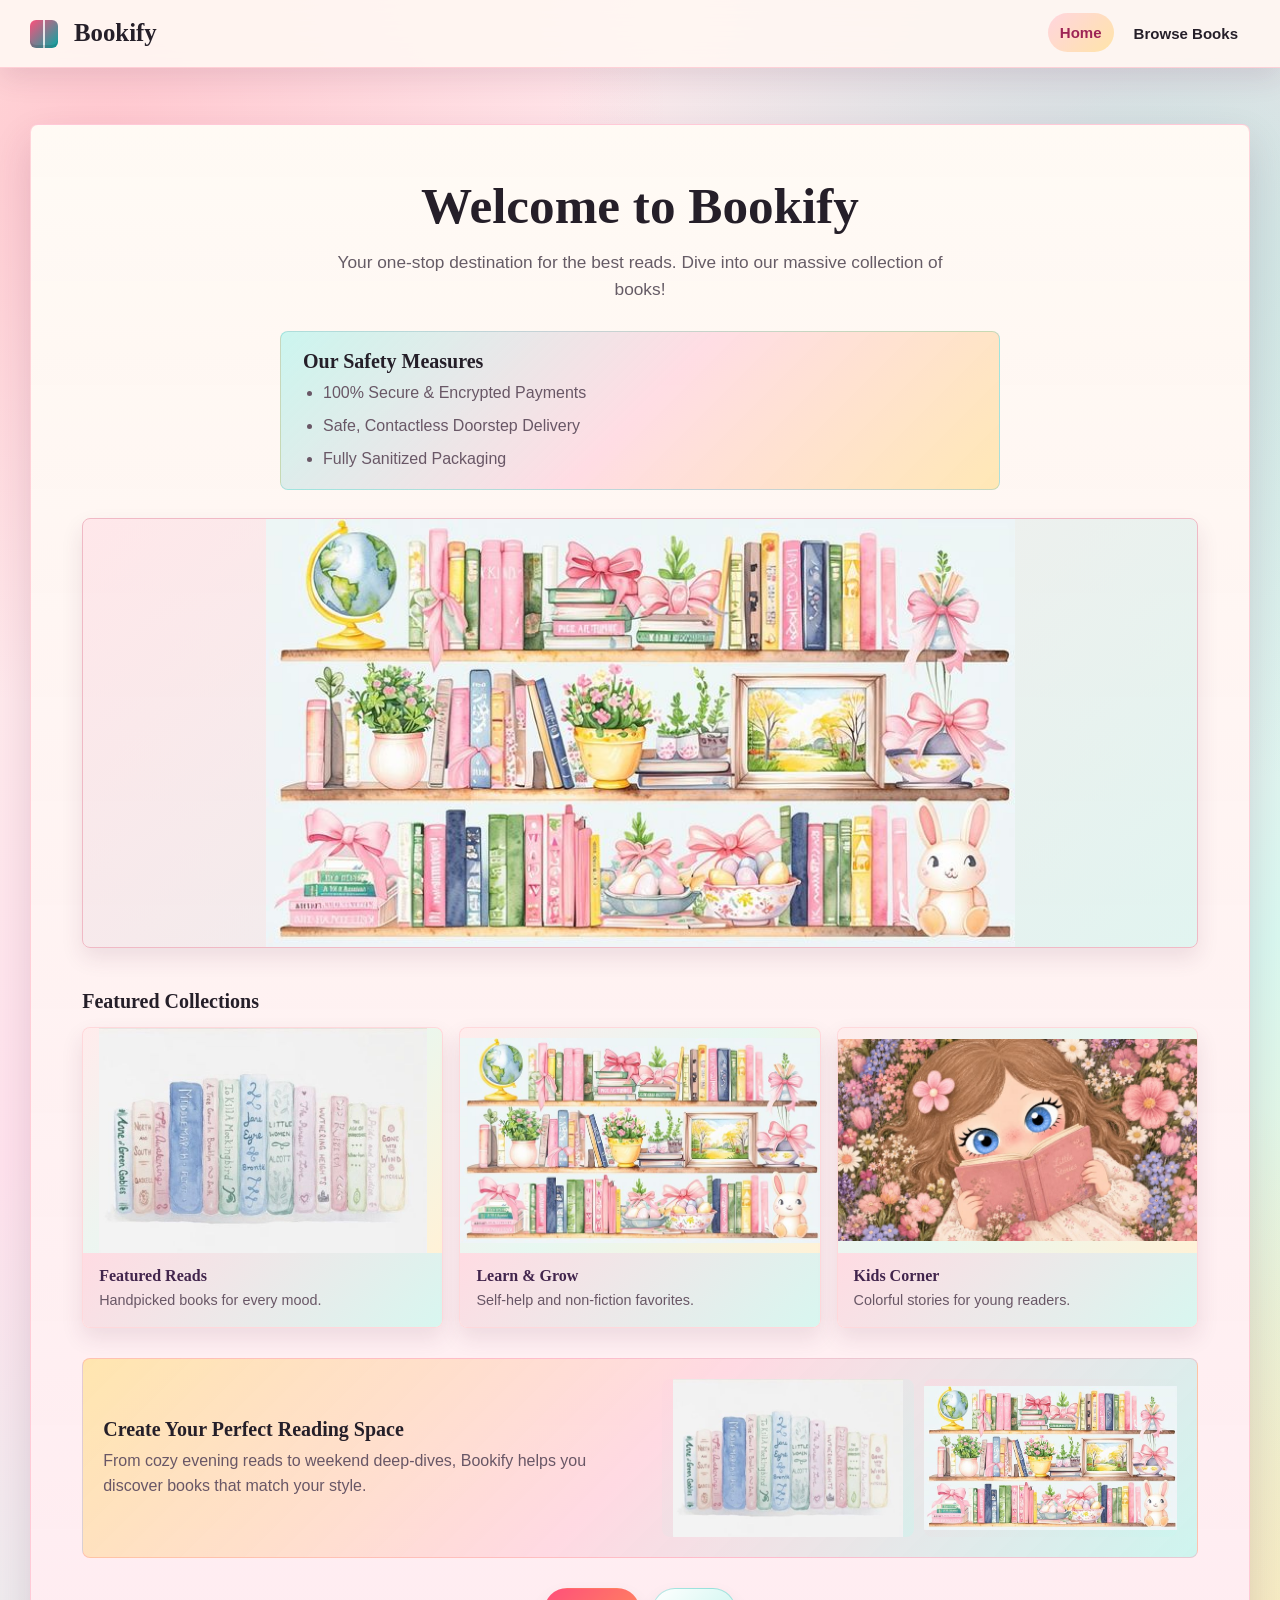
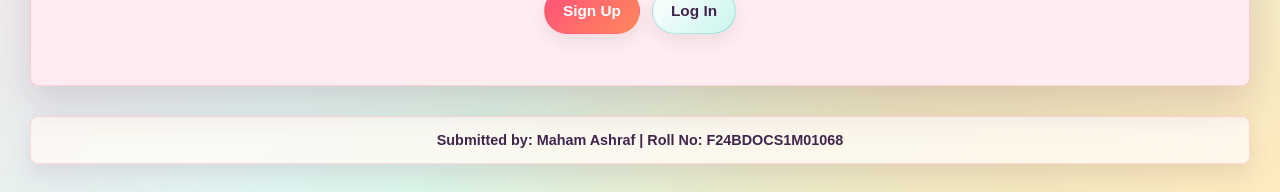
<file: index.html>
<!DOCTYPE html>
<html lang="en">
<head>
    <meta charset="UTF-8">
    <meta name="viewport" content="width=device-width, initial-scale=1.0">
    <title>Bookify - User Panel</title>
    <link rel="icon" href="favicon.ico">
    <link rel="stylesheet" href="style.css?v=image-fit-fix">
</head>
<body>
    <nav class="navbar">
        <div class="nav-container">
            <span class="logo">📚 Bookify</span>
            <div class="nav-links" id="navLinks">
                <a href="#" id="navHome" class="active">Home</a>
                <a href="#" id="navBrowse">Browse Books</a>
                <a href="#" id="navCart" style="display:none;">Cart (<span id="cartCount">0</span>)</a>
                <a href="#" id="navRequests" style="display:none;">Help & Requests</a>
                <a href="#" id="logoutBtn" style="display:none;">Logout</a>
            </div>
        </div>
    </nav>

    <main class="main-content">
        <section id="landingSection" class="view-section">
            <div class="deals-banner-section front-deals-banner" id="landingDealsContainer"></div>
            <div class="welcome-box">
                <h1>Welcome to Bookify</h1>
                <p class="intro-text">Your one-stop destination for the best reads. Dive into our massive collection of books!</p>
                <div class="safety-measures">
                    <h3>🛡️ Our Safety Measures</h3>
                    <ul>
                        <li>100% Secure & Encrypted Payments</li>
                        <li>Safe, Contactless Doorstep Delivery</li>
                        <li>Fully Sanitized Packaging</li>
                    </ul>
                </div>
                <div class="welcome-img-container">
                    <img src="frontimage.jpg" alt="Modern bookstore shelves" class="welcome-banner" onerror="this.src='frontimage.jpg'">
                </div>
                <section class="featured-collections">
                    <h3>Featured Collections</h3>
                    <div class="collection-grid">
                        <article class="collection-card">
                            <img src="read.jpg" alt="Featured books collection">
                            <div class="collection-overlay">
                                <h4>Featured Reads</h4>
                                <p>Handpicked books for every mood.</p>
                            </div>
                        </article>
                        <article class="collection-card">
                            <img src="frontimage.jpg" alt="Professional book collection">
                            <div class="collection-overlay">
                                <h4>Learn & Grow</h4>
                                <p>Self-help and non-fiction favorites.</p>
                            </div>
                        </article>
                        <article class="collection-card">
                            <img src="kids.jpg" alt="Kids reading books">
                            <div class="collection-overlay">
                                <h4>Kids Corner</h4>
                                <p>Colorful stories for young readers.</p>
                            </div>
                        </article>
                    </div>
                </section>

                <section class="reading-vibes">
                    <div class="vibe-content">
                        <h3>Create Your Perfect Reading Space</h3>
                        <p>From cozy evening reads to weekend deep-dives, Bookify helps you discover books that match your style.</p>
                    </div>
                    <div class="vibe-images">
                        <img src="read.jpg" alt="Reading promotion">
                        <img src="frontimage.jpg" alt="Book collection shelves">
                    </div>
                </section>
                <div class="auth-prompt-buttons">
                    <button id="showSignupBtn" class="btn btn-primary">Sign Up</button>
                    <button id="showLoginBtn" class="btn btn-secondary">Log In</button>
                </div>
            </div>
        </section>

        <section id="authSection" class="view-section hidden">
            <div class="auth-container">
                <div id="loginBox" class="auth-box hidden">
                    <h2>Log In to Bookify</h2>
                    <form id="loginForm" novalidate>
                        <div class="form-group">
                            <label for="loginEmail">Email</label>
                            <input type="email" id="loginEmail" required>
                            <span class="error-msg" id="loginEmailError"></span>
                        </div>
                        <div class="form-group">
                            <label for="loginPassword">Password</label>
                            <input type="password" id="loginPassword" required>
                            <span class="error-msg" id="loginPasswordError"></span>
                        </div>
                        <div id="loginFormGeneralError" class="error-banner hidden"></div>
                        <button type="submit" class="btn btn-primary width-100">Login</button>
                    </form>
                </div>

                <div id="signupBox" class="auth-box hidden">
                    <h2>Create an Account</h2>
                    <form id="signupForm" novalidate>
                        <div class="form-group">
                            <label for="signupName">Full Name</label>
                            <input type="text" id="signupName" required>
                            <span class="error-msg" id="signupNameError"></span>
                        </div>
                        <div class="form-group">
                            <label for="signupEmail">Email</label>
                            <input type="email" id="signupEmail" required>
                            <span class="error-msg" id="signupEmailError"></span>
                        </div>
                        <div class="form-group">
                            <label for="signupPassword">Password</label>
                            <input type="password" id="signupPassword" required>
                            <span class="error-msg" id="signupPasswordError"></span>
                        </div>
                        <div id="signupFormGeneralError" class="error-banner hidden"></div>
                        <button type="submit" class="btn btn-primary width-100">Sign Up</button>
                    </form>
                </div>
            </div>
        </section>

        <section id="browseSection" class="view-section hidden">
            <div class="deals-banner-section" id="browseDealsContainer"></div>

            <div class="browser-layout">
                <aside class="filters-sidebar">
                    <h3>Filters</h3>
                    <div class="filter-group">
                        <label for="categoryFilter">Category</label>
                        <select id="categoryFilter">
                            <option value="all">All Folders / Categories</option>
                            <option value="Kids Special">Kids Special</option>
                            <option value="Fiction">Fiction</option>
                            <option value="Non Fiction">Non Fiction</option>
                            <option value="Biography">Biography</option>
                            <option value="Harry Potter">Harry Potter</option>
                            <option value="History">History</option>
                            <option value="Islamic">Islamic</option>
                            <option value="Mystery">Mystery</option>
                        </select>
                    </div>
                    <div class="filter-group">
                        <label for="priceSort">Price Filter</label>
                        <select id="priceSort">
                            <option value="default">Default</option>
                            <option value="low-high">Low to High</option>
                            <option value="high-low">High to Low</option>
                        </select>
                    </div>
                </aside>

                <div class="catalog-area">
                    <h2>Available Books</h2>
                    <div id="fetchLoadingState" class="loading-spinner hidden">Loading books from database...</div>
                    <div id="fetchErrorState" class="error-banner hidden">Could not load books. Is JSON Server running?</div>
                    <div class="books-grid" id="booksGrid"></div>
                </div>
            </div>
        </section>

        <section id="cartSection" class="view-section hidden">
            <h2>Your Cart</h2>
            <div class="cart-layout">
                <div class="cart-items-list" id="cartItemsContainer"></div>
                <div class="cart-summary-card">
                    <h3>Summary</h3>
                    <p>Subtotal: <span id="subtotalAmount">$0.00</span></p>
                    <button id="proceedToCheckoutBtn" class="btn btn-primary width-100 mt-10">Proceed to Order</button>
                </div>
            </div>
        </section>

        <section id="checkoutSection" class="view-section hidden">
            <h2>Proceed to Order</h2>
            <form id="checkoutForm" novalidate>
                <div class="checkout-grid">
                    <div class="billing-details-box">
                        <h3>User Details</h3>
                        <div class="form-group">
                            <label>Name</label>
                            <input type="text" id="custName" required>
                            <span class="error-msg" id="custNameError"></span>
                        </div>
                        <div class="form-group">
                            <label>Email</label>
                            <input type="email" id="custEmail" required>
                            <span class="error-msg" id="custEmailError"></span>
                        </div>
                        <div class="form-group">
                            <label>Address</label>
                            <input type="text" id="custAddress" required>
                            <span class="error-msg" id="custAddressError"></span>
                        </div>
                        <div class="form-row">
                            <div class="form-group">
                                <label>City</label>
                                <input type="text" id="custCity" required>
                                <span class="error-msg" id="custCityError"></span>
                            </div>
                            <div class="form-group">
                                <label>Postal Code</label>
                                <input type="text" id="custPostal" required>
                                <span class="error-msg" id="custPostalError"></span>
                            </div>
                        </div>
                    </div>

                    <div class="payment-summary-box">
                        <h3>Payment Method</h3>
                        <div class="radio-group">
                            <label><input type="radio" name="paymentMethod" value="COD" checked> Cash on Delivery</label>
                            <label><input type="radio" name="paymentMethod" value="Debit Card"> Debit Card</label>
                        </div>
                        
                        <div id="cardDetailsContainer" class="hidden">
                            <div class="form-group">
                                <label>Card Number</label>
                                <input type="text" id="cardNum" placeholder="XXXX-XXXX-XXXX-XXXX">
                                <span class="error-msg" id="cardNumError"></span>
                            </div>
                        </div>

                        <hr>
                        <h3>Order Total</h3>
                        <div class="price-row"><p>Items:</p><span id="checkSub">$0.00</span></div>
                        <div class="price-row"><p>Shipping fee:</p><span id="checkShipping">$5.00</span></div>
                        <div class="price-row total-highlight"><p>Total Amount:</p><span id="checkTotal">$0.00</span></div>
                        <div id="checkoutSuccessMessage" class="success-banner hidden">Order Confirmed Successfully!</div>
                        <button type="submit" class="btn btn-success width-100 mt-20">Confirm Order</button>
                    </div>
                </div>
            </form>
        </section>

        <!-- UPDATED Help & Requests Section with dynamic fields for each issue type -->
        <section id="requestsSection" class="view-section hidden">
            <div class="request-container">
                <h2>Help & Requests</h2>
                <form id="complaintRequestForm" novalidate>
                    <div class="form-group">
                        <label>Form Type</label>
                        <select id="reqType">
                            <option value="Missing Book">Request a Book</option>
                            <option value="Delivery Issue">Delivery Issue</option>
                            <option value="Wrong Book">Wrong Book Delivered</option>
                        </select>
                    </div>

                    <!-- Base fields always visible -->
                    <div class="form-row">
                        <div class="form-group">
                            <label>User Name</label>
                            <input type="text" id="reqUserName" required>
                        </div>
                        <div class="form-group">
                            <label>User Email</label>
                            <input type="email" id="reqUserEmail" required>
                        </div>
                    </div>

                    <!-- Dynamic fields container -->
                    <div id="dynamicRequestFields"></div>

                    <!-- Author field is common but may appear in multiple contexts; conditionally managed -->
                    <div id="requestSuccessMessage" class="success-banner hidden">Request submitted successfully!</div>
                    <button type="submit" class="btn btn-primary">Submit Request</button>
                </form>
            </div>
        </section>
    </main>

    <div id="dealModal" class="deal-modal hidden" role="dialog" aria-modal="true" aria-labelledby="dealModalTitle">
        <div class="deal-modal-card">
            <button id="dealModalCloseBtn" class="deal-close-btn" type="button" aria-label="Close deal details">&times;</button>
            <div class="deal-modal-content">
                <img id="dealModalImage" src="read.jpg" alt="Deal Image" class="deal-modal-image">
                <div class="deal-modal-info">
                    <h3 id="dealModalTitle"></h3>
                    <p><strong>Discounted Price:</strong> <span id="dealModalDiscountedPrice"></span></p>
                    <p><strong>Stock:</strong> <span id="dealModalStock"></span></p>
                    <p><strong>Color:</strong> <span id="dealModalColor"></span></p>
                    <p><strong>Size:</strong> <span id="dealModalSize"></span></p>
                    <p><strong>Date Range:</strong> <span id="dealModalRange"></span></p>
                        <button id="dealBuyNowBtn" type="button" class="btn btn-success mt-20">Buy Now</button>
                </div>
            </div>
        </div>
    </div>

    <footer class="submission-label">Submitted by: Maham Ashraf | Roll No: F24BDOCS1M01068</footer>
    <script src="app.js"></script>
</body>
</html>
</file>
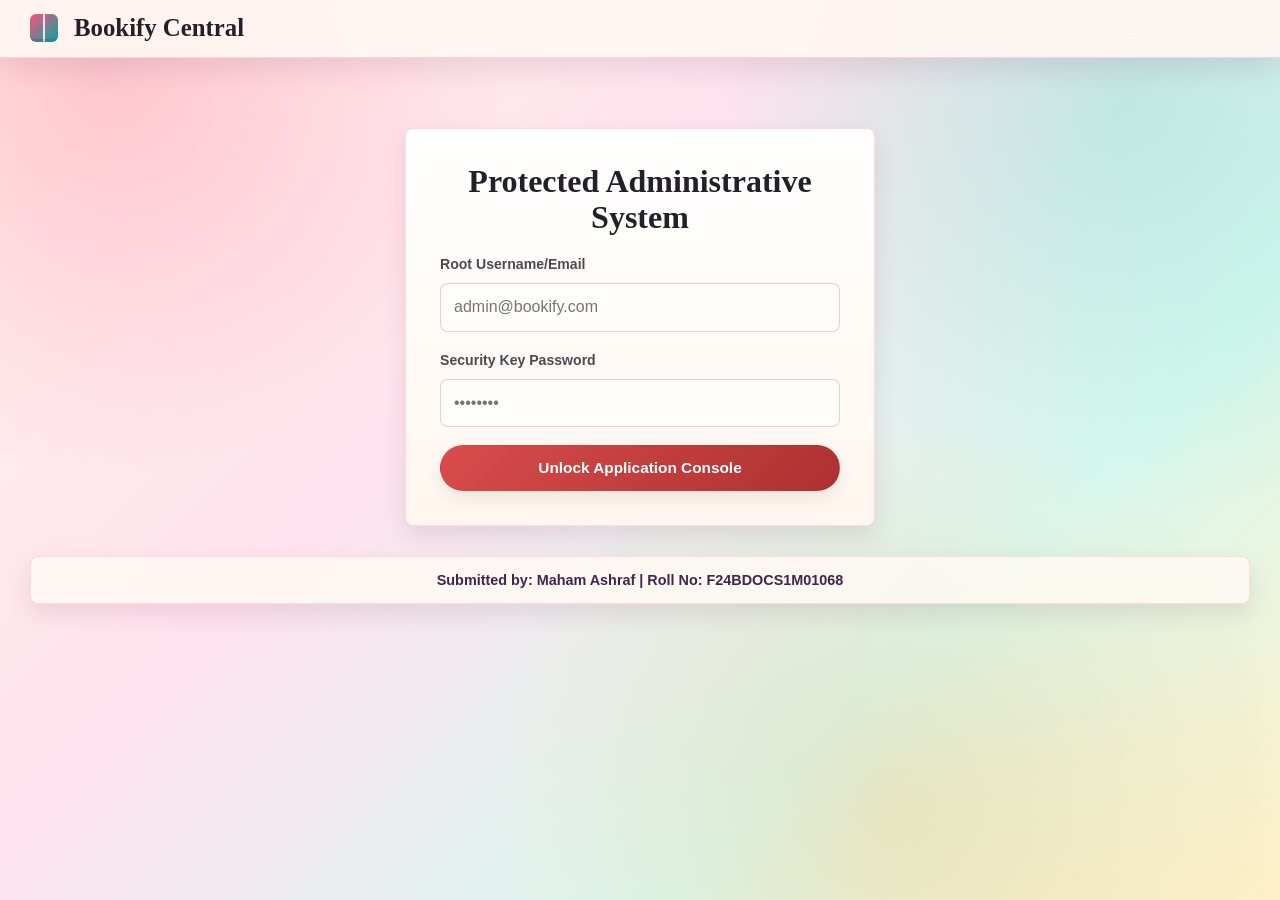
<file: admin.html>
<!DOCTYPE html>
<html lang="en">
<head>
    <meta charset="UTF-8">
    <meta name="viewport" content="width=device-width, initial-scale=1.0">
    <title>Bookify Portal - Control Dashboard</title>
    <link rel="icon" href="favicon.ico">
    <link rel="stylesheet" href="style.css?v=image-fit-fix">
</head>
<body class="admin-body">
    <nav class="navbar admin-navbar">
        <div class="nav-container">
            <span class="logo">🛠️ Bookify Central Control Panel</span>
            <div class="nav-links" id="adminNavLinks" style="display:none;">
                <a href="#" id="toStats" class="active">Stats Overview</a>
                <a href="#" id="toInventory">Inventory CRUD</a>
                <a href="#" id="toOrders">Orders System</a>
                <a href="#" id="toRequests">Forms Desk</a>
                <a href="#" id="adminLogout">Exit System</a>
            </div>
        </div>
    </nav>

    <main class="main-content">
        <section id="adminLoginSection" class="admin-view">
            <div class="auth-box centralize-box">
                <h2>Protected Administrative System</h2>
                <form id="adminLoginForm" novalidate>
                    <div class="form-group">
                        <label for="admEmail">Root Username/Email</label>
                        <input type="email" id="admEmail" required placeholder="admin@bookify.com">
                    </div>
                    <div class="form-group">
                        <label for="admPass">Security Key Password</label>
                        <input type="password" id="admPass" required placeholder="••••••••">
                    </div>
                    <div id="admError" class="error-banner hidden">Unauthorized credential entries match rejected.</div>
                    <button type="submit" class="btn btn-danger width-100">Unlock Application Console</button>
                </form>
            </div>
        </section>

        <div id="adminMainDashboardView" class="hidden">
            <div id="adminActionMessage" class="success-banner hidden"></div>
            
            <section id="adminStatsView" class="admin-view">
                <h2>Summary Metrics & Analytics</h2>
                <div class="stats-grid">
                    <div class="stat-card"><h3>Total Registered Titles</h3><p id="statBooks">0</p></div>
                    <div class="stat-card"><h3>Orders Processed</h3><p id="statOrders">0</p></div>
                    <div class="stat-card"><h3>Active Issues/Requests</h3><p id="statRequests">0</p></div>
                </div>

                <div class="deals-management-block mt-40">
                    <h2>Launch Special Deals & Promotional Pricing</h2>
                    <form id="dealCreationForm" novalidate>
                        <div class="form-group">
                            <label for="dealName">Deal Name</label>
                            <input type="text" id="dealName" placeholder="e.g. Summer Reading Offer" required>
                        </div>
                        <div class="form-row">
                            <div class="form-group">
                                <label for="dealProductName">Product Name</label>
                                <input type="text" id="dealProductName" placeholder="e.g. Atomic Habits" required>
                            </div>
                            <div class="form-group">
                                <label for="dealDiscountedPrice">Discounted Price ($)</label>
                                <input type="number" id="dealDiscountedPrice" min="0" step="0.01" placeholder="e.g. 12.99" required>
                            </div>
                        </div>
                        <div class="form-row">
                            <div class="form-group">
                                <label for="dealStock">Stock</label>
                                <input type="number" id="dealStock" min="0" step="1" placeholder="e.g. 30" required>
                            </div>
                            <div class="form-group">
                                <label for="dealColor">Color</label>
                                <input type="text" id="dealColor" placeholder="e.g. Blue" required>
                            </div>
                        </div>
                        <div class="form-row">
                            <div class="form-group">
                                <label for="dealSize">Size</label>
                                <input type="text" id="dealSize" placeholder="e.g. Standard / Hardcover" required>
                            </div>
                            <div class="form-group">
                                <label for="dealImage">Image Path / URL</label>
                                <input type="text" id="dealImage" placeholder="images/Fiction/book.jpg" required>
                            </div>
                        </div>
                        <div class="form-row">
                            <div class="form-group">
                                <label for="dealFromDate">From Date</label>
                                <input type="date" id="dealFromDate" required>
                            </div>
                            <div class="form-group">
                                <label for="dealToDate">To Date</label>
                                <input type="date" id="dealToDate" required>
                            </div>
                        </div>
                        <div id="dealFormMessage" class="success-banner hidden"></div>
                        <button type="submit" class="btn btn-success">Publish Promotional Deal to Users</button>
                    </form>
                </div>
            </section>

            <section id="adminInventoryView" class="admin-view hidden">
                <div class="split-layout">
                    <div class="form-card">
                        <h3 id="formActionTitle">Add New System Book</h3>
                        <form id="bookForm" novalidate>
                            <input type="hidden" id="editBookId">
                            <div class="form-group">
                                <label for="bookUID">Book ID (Unique String)</label>
                                <input type="text" id="bookUID" required>
                            </div>
                            <div class="form-group">
                                <label for="bookTitle">Book Name</label>
                                <input type="text" id="bookTitle" required>
                            </div>
                            <div class="form-group">
                                <label for="bookAuthor">Author Name</label>
                                <input type="text" id="bookAuthor" required>
                            </div>
                            <div class="form-row">
                                <div class="form-group">
                                    <label for="bookPrice">Retail Price ($)</label>
                                    <input type="number" id="bookPrice" step="0.01" required>
                                </div>
                                <div class="form-group">
                                    <label for="bookStock">Stock Quantity</label>
                                    <input type="number" id="bookStock" required>
                                </div>
                            </div>
                            <div class="form-group">
                                <label for="bookCategory">Shelf Category Selection</label>
                                <select id="bookCategory">
                                    <option value="Kids Special">Kids Special</option>
                                    <option value="Fiction">Fiction</option>
                                    <option value="Non Fiction">Non Fiction</option>
                                    <option value="Biography">Biography</option>
                                    <option value="Harry Potter">Harry Potter</option>
                                    <option value="History">History</option>
                                    <option value="Islamic">Islamic</option>
                                    <option value="Mystery">Mystery</option>
                                </select>
                            </div>
                            <div class="form-group">
                                <label for="bookImgPath">Image Resource Relative Path</label>
                                <input type="text" id="bookImgPath" placeholder="images/Fiction/FileName.jpg" required>
                            </div>
                            <button type="submit" id="saveFormBtn" class="btn btn-primary width-100">Commit to Inventory Database</button>
                            <button type="button" id="cancelEditBtn" class="btn btn-secondary width-100 hidden mt-10">Cancel Editing Routine</button>
                        </form>
                    </div>

                    <div class="table-card">
                        <h3>Active Books Database</h3>
                        <div class="responsive-table-scroller">
                            <table>
                                <thead>
                                    <tr>
                                        <th>Cover</th>
                                        <th>Title</th>
                                        <th>Author</th>
                                        <th>Stock</th>
                                        <th>Price</th>
                                        <th>Actions</th>
                                    </tr>
                                </thead>
                                <tbody id="inventoryTableBody"></tbody>
                            </table>
                        </div>
                    </div>
                </div>
            </section>

            <section id="adminOrdersView" class="admin-view hidden">
                <h2>User System Placed Orders Desk</h2>
                <div class="responsive-table-scroller">
                    <table>
                        <thead>
                            <tr>
                                <th>Client</th>
                                <th>Address Details</th>
                                <th>Items Ordered</th>
                                <th>Total Bill</th>
                                <th>Status</th>
                                <th>Management Action</th>
                            </tr>
                        </thead>
                        <tbody id="ordersTableBody"></tbody>
                    </table>
                </div>
            </section>

            <section id="adminRequestsView" class="admin-view hidden">
                <h2>Client Forms Desk (Requests & Complaints Management Hub)</h2>
                <div class="responsive-table-scroller">
                    <table>
                        <thead>
                            <tr>
                                <th>Type</th>
                                <th>Requester Profile</th>
                                <th>Issues & Book Info Description</th>
                                <th>Current Status</th>
                                <th>Change Operational State</th>
                            </tr>
                        </thead>
                        <tbody id="requestsTableBody"></tbody>
                    </table>
                </div>
            </section>
        </div>
    </main>
    <footer class="submission-label">Submitted by: Maham Ashraf | Roll No: F24BDOCS1M01068</footer>
    <script src="admin.js"></script>
</body>
</html>
</file>
<file: style.css>
/* Bookify premium bookstore theme */
:root {
    --page: #fff4ec;
    --page-tint: #ffe2ed;
    --surface: #fffaf4;
    --surface-strong: #ffffff;
    --ink: #251f29;
    --muted: #695766;
    --line: #f0b9c5;
    --rose: #ff4f7b;
    --rose-dark: #9d2455;
    --rose-soft: #ffd5df;
    --plum: #42254d;
    --teal: #00a8a3;
    --teal-soft: #c9f5ee;
    --sage: #c7ead5;
    --gold: #f6a83c;
    --gold-soft: #ffe4a8;
    --coral: #ff8a5b;
    --mint: #55d6be;
    --danger: #d94c4c;
    --success: #36a878;
    --shadow-sm: 0 10px 22px rgba(93, 36, 74, 0.11);
    --shadow-md: 0 18px 38px rgba(93, 36, 74, 0.16);
    --radius: 8px;
    --admin-navy: var(--plum);
    --admin-slate: var(--rose-dark);
    --admin-accent: var(--gold);
}

* {
    box-sizing: border-box;
    margin: 0;
    padding: 0;
}

html {
    scroll-behavior: smooth;
}

body {
    min-height: 100vh;
    color: var(--ink);
    background:
        radial-gradient(circle at 8% 8%, rgba(255, 79, 123, 0.26), transparent 28%),
        radial-gradient(circle at 88% 12%, rgba(85, 214, 190, 0.28), transparent 30%),
        radial-gradient(circle at 70% 90%, rgba(246, 168, 60, 0.22), transparent 34%),
        linear-gradient(135deg, #fff4ec 0%, #ffe2ed 38%, #d9f8f0 72%, #fff0c8 100%),
        var(--page);
    font-family: "Segoe UI", "Inter", Arial, sans-serif;
    line-height: 1.55;
}

h1,
h2,
h3,
h4,
.logo {
    color: var(--ink);
    font-family: Georgia, "Times New Roman", serif;
    line-height: 1.15;
}

h1 {
    font-size: clamp(2.1rem, 4vw, 4.2rem);
    margin-bottom: 14px;
}

h2 {
    font-size: clamp(1.7rem, 2.5vw, 2.5rem);
    margin-bottom: 18px;
}

h3 {
    font-size: 1.25rem;
}

p {
    color: var(--muted);
}

a,
button,
input,
select,
textarea {
    font: inherit;
}

button,
select {
    cursor: pointer;
}

img {
    max-width: 100%;
}

.hidden {
    display: none !important;
}

/* Navigation */
.navbar {
    position: sticky;
    top: 0;
    z-index: 50;
    padding: 14px 28px;
    background: rgba(255, 247, 242, 0.92);
    border-bottom: 1px solid rgba(255, 79, 123, 0.22);
    box-shadow: 0 10px 28px rgba(93, 36, 74, 0.12);
    backdrop-filter: blur(16px);
}

.nav-container {
    display: flex;
    align-items: center;
    justify-content: space-between;
    gap: 20px;
    max-width: 1220px;
    margin: 0 auto;
}

.logo {
    display: inline-flex;
    align-items: center;
    gap: 8px;
    font-size: 0;
    font-weight: 700;
    letter-spacing: 0;
}

.logo::before {
    content: "";
    width: 28px;
    height: 28px;
    border-radius: 6px;
    background:
        linear-gradient(90deg, transparent 46%, rgba(255, 255, 255, 0.8) 47%, rgba(255, 255, 255, 0.8) 53%, transparent 54%),
        linear-gradient(135deg, var(--rose), var(--teal));
    box-shadow: inset 0 -3px 0 rgba(37, 31, 41, 0.14);
}

.logo::after {
    content: "Bookify";
    font-size: 1.55rem;
}

.admin-body .logo::after {
    content: "Bookify Central";
}

.nav-links {
    display: flex;
    align-items: center;
    flex-wrap: wrap;
    justify-content: flex-end;
    gap: 8px;
}

.nav-links a {
    color: var(--ink);
    text-decoration: none;
    font-size: 0.94rem;
    font-weight: 700;
    padding: 8px 12px;
    border-radius: 999px;
    transition: color 0.2s ease, background 0.2s ease, transform 0.2s ease;
}

.nav-links a:hover,
.nav-links a.active {
    color: var(--rose-dark);
    background: linear-gradient(135deg, var(--rose-soft), var(--gold-soft));
    transform: translateY(-1px);
}

.admin-navbar {
    background: rgba(255, 247, 242, 0.92);
    border-bottom-color: rgba(255, 79, 123, 0.22);
}

.admin-navbar .logo,
.admin-navbar .nav-links a {
    color: var(--ink);
}

.admin-navbar .logo::before {
    background:
        linear-gradient(90deg, transparent 46%, rgba(255, 255, 255, 0.82) 47%, rgba(255, 255, 255, 0.82) 53%, transparent 54%),
        linear-gradient(135deg, var(--rose), var(--teal));
}

.admin-navbar .nav-links a:hover,
.admin-navbar .nav-links a.active {
    color: var(--rose-dark);
    background: linear-gradient(135deg, var(--rose-soft), var(--gold-soft));
}

.admin-body {
    background:
        radial-gradient(circle at 8% 8%, rgba(255, 79, 123, 0.26), transparent 28%),
        radial-gradient(circle at 88% 12%, rgba(85, 214, 190, 0.28), transparent 30%),
        radial-gradient(circle at 70% 90%, rgba(246, 168, 60, 0.22), transparent 34%),
        linear-gradient(135deg, #fff4ec 0%, #ffe2ed 38%, #d9f8f0 72%, #fff0c8 100%);
}

/* Layout */
.main-content {
    width: min(1220px, calc(100% - 36px));
    margin: 34px auto 64px;
}

.view-section > h2,
.catalog-area > h2 {
    position: relative;
    display: inline-block;
}

.view-section > h2::after,
.catalog-area > h2::after {
    content: "";
    display: block;
    width: 60%;
    height: 4px;
    margin-top: 8px;
    border-radius: 999px;
    background: linear-gradient(90deg, var(--rose), var(--coral), var(--teal));
}

/* Landing */
.welcome-box {
    position: relative;
    overflow: hidden;
    padding: clamp(26px, 4vw, 54px);
    text-align: center;
    background:
        linear-gradient(180deg, rgba(255, 250, 244, 0.96), rgba(255, 234, 241, 0.9)),
        var(--surface);
    border: 1px solid rgba(255, 79, 123, 0.22);
    border-radius: var(--radius);
    box-shadow: var(--shadow-md);
}

.welcome-box h1 {
    max-width: 760px;
    margin-inline: auto;
}

.intro-text {
    max-width: 660px;
    margin: 0 auto 28px;
    color: #665c66;
    font-size: 1.08rem;
}

.auth-prompt-buttons {
    display: flex;
    justify-content: center;
    flex-wrap: wrap;
    gap: 12px;
}

.safety-measures {
    max-width: 720px;
    margin: 0 auto 28px;
    padding: 18px 22px;
    text-align: left;
    background: linear-gradient(135deg, rgba(201, 245, 238, 0.95), rgba(255, 213, 223, 0.78), rgba(255, 228, 168, 0.82));
    border: 1px solid rgba(0, 168, 163, 0.22);
    border-radius: var(--radius);
}

.safety-measures h3 {
    margin-bottom: 8px;
    font-size: 0;
}

.safety-measures h3::after {
    content: "Our Safety Measures";
    font-size: 1.25rem;
}

.safety-measures ul {
    display: grid;
    gap: 8px;
    padding-left: 20px;
    color: var(--muted);
}

.welcome-img-container .welcome-banner {
    width: 100%;
    height: clamp(240px, 34vw, 430px);
    margin-bottom: 28px;
    object-fit: contain;
    object-position: center;
    background: linear-gradient(135deg, rgba(255, 213, 223, 0.45), rgba(201, 245, 238, 0.55));
    border: 1px solid var(--line);
    border-radius: var(--radius);
    box-shadow: var(--shadow-sm);
}

.featured-collections,
.reading-vibes {
    text-align: left;
}

.featured-collections {
    margin: 6px 0 30px;
}

.featured-collections h3 {
    margin-bottom: 14px;
}

.collection-grid {
    display: grid;
    grid-template-columns: repeat(3, minmax(0, 1fr));
    gap: 16px;
}

.collection-card {
    position: relative;
    display: flex;
    min-height: 0;
    flex-direction: column;
    overflow: hidden;
    background: rgba(255, 250, 244, 0.96);
    border: 1px solid rgba(255, 79, 123, 0.2);
    border-radius: var(--radius);
    box-shadow: var(--shadow-sm);
}

.collection-card img {
    width: 100%;
    height: auto;
    aspect-ratio: 16 / 10;
    display: block;
    object-fit: contain;
    object-position: center;
    background: linear-gradient(135deg, rgba(255, 213, 223, 0.38), rgba(201, 245, 238, 0.44), rgba(255, 228, 168, 0.38));
    transition: transform 0.35s ease;
}

.collection-card:hover img {
    transform: scale(1.02);
}

.collection-overlay {
    position: static;
    padding: 14px 16px 16px;
    color: var(--ink);
    background: linear-gradient(135deg, rgba(255, 213, 223, 0.82), rgba(201, 245, 238, 0.72));
}

.collection-overlay h4 {
    color: var(--plum);
    margin-bottom: 4px;
}

.collection-overlay p {
    color: var(--muted);
    font-size: 0.9rem;
}

.reading-vibes {
    display: grid;
    grid-template-columns: 1.05fr 1fr;
    gap: 18px;
    align-items: center;
    margin-bottom: 30px;
    padding: 20px;
    background: linear-gradient(135deg, rgba(255, 228, 168, 0.9), rgba(255, 213, 223, 0.82), rgba(201, 245, 238, 0.9));
    border: 1px solid rgba(255, 79, 123, 0.22);
    border-radius: var(--radius);
}

.vibe-content h3 {
    margin-bottom: 8px;
}

.vibe-images {
    display: grid;
    grid-template-columns: 1fr 1fr;
    gap: 10px;
}

.vibe-images img {
    width: 100%;
    height: auto;
    aspect-ratio: 16 / 10;
    object-fit: contain;
    object-position: center;
    background: linear-gradient(135deg, rgba(255, 213, 223, 0.42), rgba(201, 245, 238, 0.48));
    border-radius: var(--radius);
}

/* Buttons */
.btn {
    display: inline-flex;
    align-items: center;
    justify-content: center;
    min-height: 42px;
    padding: 10px 18px;
    border: 1px solid transparent;
    border-radius: 999px;
    color: var(--ink);
    font-size: 0.96rem;
    font-weight: 800;
    text-decoration: none;
    box-shadow: 0 8px 18px rgba(37, 31, 41, 0.08);
    transition: transform 0.18s ease, box-shadow 0.18s ease, background 0.18s ease, border-color 0.18s ease;
}

.btn:hover {
    transform: translateY(-2px);
    box-shadow: 0 12px 24px rgba(37, 31, 41, 0.13);
}

.btn:active {
    transform: translateY(0);
}

.btn-primary {
    color: #fff;
    background: linear-gradient(135deg, var(--rose), var(--coral));
}

.btn-primary:hover {
    background: linear-gradient(135deg, #ff678e, #ff7c4e);
}

.btn-secondary {
    color: var(--plum);
    background: linear-gradient(135deg, #fff, var(--teal-soft));
    border-color: rgba(0, 168, 163, 0.28);
}

.btn-secondary:hover {
    background: linear-gradient(135deg, var(--rose-soft), var(--teal-soft));
}

.btn-success {
    color: #fff;
    background: linear-gradient(135deg, var(--teal), #18b878);
}

.btn-danger {
    color: #fff;
    background: linear-gradient(135deg, var(--danger), #ad3030);
}

.btn-sm {
    min-height: 34px;
    padding: 7px 12px;
    font-size: 0.84rem;
}

.btn-qty {
    width: 32px;
    min-height: 32px;
    padding: 0;
    margin: 0 6px;
    background: var(--rose-soft);
    color: var(--rose-dark);
    box-shadow: none;
}

.width-100 {
    width: 100%;
}

.mt-10 {
    margin-top: 10px;
}

.mt-20 {
    margin-top: 20px;
}

.mt-40 {
    margin-top: 40px;
}

/* Forms */
.auth-container {
    display: flex;
    justify-content: center;
    align-items: center;
    min-height: 62vh;
    padding: 30px 0;
}

.auth-box,
.request-container,
.billing-details-box,
.payment-summary-box,
.cart-summary-card,
.form-card,
.table-card,
.deals-management-block {
    background:
        linear-gradient(180deg, rgba(255, 255, 255, 0.92), rgba(255, 246, 239, 0.92)),
        var(--surface);
    border: 1px solid rgba(255, 79, 123, 0.2);
    border-radius: var(--radius);
    box-shadow: var(--shadow-sm);
}

.auth-box {
    width: min(100%, 470px);
    padding: clamp(24px, 4vw, 34px);
}

.auth-box h2,
.request-container h2 {
    text-align: center;
}

.centralize-box {
    margin: 70px auto 0;
}

.request-container {
    width: min(820px, 100%);
    margin: 0 auto;
    padding: clamp(22px, 4vw, 34px);
}

.form-group {
    margin-bottom: 18px;
    text-align: left;
}

.form-group label,
.filter-group label {
    display: block;
    margin-bottom: 7px;
    color: #514752;
    font-size: 0.88rem;
    font-weight: 800;
}

.form-group input,
.form-group select,
.form-group textarea,
.filter-group select {
    width: 100%;
    min-height: 44px;
    padding: 11px 13px;
    color: var(--ink);
    background: #fffdfa;
    border: 1px solid rgba(157, 36, 85, 0.22);
    border-radius: var(--radius);
    outline: none;
    transition: border-color 0.18s ease, box-shadow 0.18s ease, background 0.18s ease;
}

.form-group textarea {
    min-height: 110px;
    resize: vertical;
}

.form-group input:focus,
.form-group select:focus,
.form-group textarea:focus,
.filter-group select:focus {
    background: #fffefd;
    border-color: var(--rose);
    box-shadow: 0 0 0 4px rgba(255, 79, 123, 0.16);
}

.form-row {
    display: flex;
    gap: 16px;
}

.form-row .form-group {
    flex: 1;
}

.error-msg {
    display: block;
    min-height: 16px;
    margin-top: 4px;
    color: #b42323;
    font-size: 0.78rem;
}

/* Catalog */
.browser-layout {
    display: flex;
    gap: 26px;
    align-items: flex-start;
}

.filters-sidebar {
    position: sticky;
    top: 92px;
    flex: 0 0 260px;
    padding: 22px;
    background:
        linear-gradient(180deg, rgba(255, 250, 244, 0.94), rgba(201, 245, 238, 0.52)),
        var(--surface);
    border: 1px solid rgba(0, 168, 163, 0.22);
    border-radius: var(--radius);
    box-shadow: var(--shadow-sm);
}

.filters-sidebar h3 {
    margin-bottom: 18px;
}

.filter-group {
    margin-bottom: 16px;
}

.catalog-area {
    flex: 1;
    min-width: 0;
}

.books-grid {
    display: grid;
    grid-template-columns: repeat(auto-fill, minmax(218px, 1fr));
    gap: 22px;
    margin-top: 22px;
}

.book-card {
    display: flex;
    flex-direction: column;
    overflow: hidden;
    min-height: 430px;
    background: var(--surface-strong);
    border: 1px solid rgba(255, 79, 123, 0.18);
    border-radius: var(--radius);
    box-shadow: var(--shadow-sm);
    transition: transform 0.22s ease, box-shadow 0.22s ease, border-color 0.22s ease;
}

.book-card:hover {
    transform: translateY(-5px);
    border-color: rgba(0, 168, 163, 0.45);
    box-shadow: var(--shadow-md);
}

.book-img-box {
    display: flex;
    align-items: center;
    justify-content: center;
    height: 245px;
    padding: 18px;
    background:
        linear-gradient(160deg, rgba(255, 213, 223, 0.88), rgba(201, 245, 238, 0.74), rgba(255, 228, 168, 0.55)),
        #fff;
}

.book-img-box img {
    max-width: 100%;
    max-height: 100%;
    object-fit: contain;
    filter: drop-shadow(0 14px 12px rgba(37, 31, 41, 0.14));
}

.book-info {
    display: flex;
    flex: 1;
    flex-direction: column;
    padding: 16px;
}

.book-info h4 {
    display: -webkit-box;
    min-height: 44px;
    margin-bottom: 7px;
    overflow: hidden;
    font-size: 1.05rem;
    -webkit-line-clamp: 2;
    -webkit-box-orient: vertical;
}

.author-label {
    margin-bottom: 10px;
    color: var(--muted);
    font-size: 0.86rem;
}

.category-badge,
.type-tag {
    display: inline-flex;
    width: fit-content;
    align-items: center;
    padding: 4px 9px;
    color: var(--plum);
    background: linear-gradient(135deg, var(--rose-soft), var(--teal-soft));
    border: 1px solid rgba(255, 79, 123, 0.2);
    border-radius: 999px;
    font-size: 0.74rem;
    font-weight: 800;
}

.rating-row {
    color: var(--gold);
    font-size: 0;
    font-weight: 700;
}

.rating-row::after {
    content: "Customer favorite";
    display: inline-flex;
    padding: 3px 8px;
    color: #7a4f10;
    background: linear-gradient(135deg, var(--gold-soft), var(--rose-soft));
    border-radius: 999px;
    font-size: 0.78rem;
}

.purchase-row {
    display: flex;
    align-items: center;
    justify-content: space-between;
    gap: 10px;
    margin-top: auto;
}

.price-tag,
.row-total {
    color: var(--rose-dark);
    font-size: 1.08rem;
    font-weight: 900;
}

/* Deals and modal */
.deals-banner-section {
    display: grid;
    grid-template-columns: repeat(auto-fit, minmax(250px, 1fr));
    gap: 14px;
    margin-bottom: 24px;
}

.front-deals-banner {
    margin-bottom: 22px;
}

.deal-card {
    display: flex;
    align-items: center;
    justify-content: space-between;
    gap: 16px;
    width: 100%;
    padding: 16px;
    text-align: left;
    background: linear-gradient(135deg, rgba(255, 228, 168, 0.94), rgba(255, 213, 223, 0.92), rgba(201, 245, 238, 0.88));
    border: 1px solid rgba(255, 79, 123, 0.24);
    border-radius: var(--radius);
    box-shadow: var(--shadow-sm);
}

.clickable-deal-card {
    transition: transform 0.2s ease, box-shadow 0.2s ease;
}

.clickable-deal-card:hover {
    transform: translateY(-3px);
    box-shadow: var(--shadow-md);
}

.deal-content h4 {
    margin-bottom: 4px;
    font-size: 1rem;
}

.deal-product-name {
    color: var(--plum);
    font-weight: 800;
}

.deal-content small {
    color: var(--muted);
}

.deal-mini-logo {
    width: 64px;
    height: 78px;
    flex: 0 0 auto;
    object-fit: cover;
    background: #fffdfa;
    border-radius: var(--radius);
    box-shadow: 0 10px 18px rgba(37, 31, 41, 0.12);
}

.deal-modal {
    position: fixed;
    inset: 0;
    z-index: 999;
    display: flex;
    align-items: center;
    justify-content: center;
    padding: 22px;
    background: rgba(37, 31, 41, 0.58);
    backdrop-filter: blur(6px);
}

.deal-modal-card {
    position: relative;
    width: min(760px, 100%);
    padding: 24px;
    background: var(--surface);
    border: 1px solid rgba(255, 255, 255, 0.64);
    border-radius: var(--radius);
    box-shadow: 0 24px 60px rgba(0, 0, 0, 0.24);
}

.deal-close-btn {
    position: absolute;
    top: 10px;
    right: 10px;
    width: 34px;
    height: 34px;
    color: var(--muted);
    background: #fff;
    border: 1px solid var(--line);
    border-radius: 50%;
    font-size: 1.5rem;
    line-height: 1;
}

.deal-modal-content {
    display: flex;
    gap: 22px;
    align-items: flex-start;
}

.deal-modal-image {
    width: 230px;
    height: 285px;
    object-fit: cover;
    background: #fff;
    border-radius: var(--radius);
    box-shadow: var(--shadow-sm);
}

.deal-modal-info {
    flex: 1;
    padding-right: 20px;
}

.deal-modal-info h3,
.deal-modal-info p {
    margin-bottom: 10px;
}

/* Cart and checkout */
.cart-layout,
.checkout-grid,
.split-layout {
    display: flex;
    gap: 26px;
    align-items: flex-start;
}

.cart-items-list {
    display: flex;
    flex: 2;
    flex-direction: column;
    gap: 14px;
}

.cart-summary-card,
.payment-summary-box {
    flex: 1;
    height: fit-content;
    padding: 22px;
}

.cart-summary-card h3,
.payment-summary-box h3 {
    margin-bottom: 12px;
}

.cart-item-row {
    display: grid;
    grid-template-columns: 72px minmax(0, 1fr) auto auto;
    gap: 16px;
    align-items: center;
    padding: 14px;
    background: linear-gradient(135deg, #fff, #fff5f7);
    border: 1px solid rgba(255, 79, 123, 0.18);
    border-radius: var(--radius);
    box-shadow: var(--shadow-sm);
}

.cart-item-row img {
    width: 72px;
    height: 92px;
    object-fit: cover;
    border-radius: var(--radius);
}

.item-details h4 {
    margin-bottom: 4px;
}

.qty-controls {
    display: flex;
    align-items: center;
    justify-content: center;
    white-space: nowrap;
}

.item-actions {
    display: flex;
    flex-direction: column;
    gap: 10px;
    align-items: flex-end;
}

.billing-details-box {
    flex: 2;
    padding: 24px;
}

.radio-group {
    display: grid;
    gap: 10px;
    margin: 14px 0 20px;
}

.radio-group label {
    display: flex;
    align-items: center;
    gap: 9px;
    padding: 12px;
    background: linear-gradient(135deg, #fff, rgba(201, 245, 238, 0.42));
    border: 1px solid rgba(0, 168, 163, 0.18);
    border-radius: var(--radius);
}

.radio-group input {
    accent-color: var(--rose);
}

.price-row {
    display: flex;
    justify-content: space-between;
    gap: 12px;
    margin-bottom: 8px;
}

.total-highlight {
    margin-top: 14px;
    padding-top: 12px;
    border-top: 1px solid var(--line);
    font-size: 1.16rem;
    font-weight: 900;
}

/* Notifications */
.loading-spinner,
.error-banner,
.success-banner,
.empty-msg {
    padding: 13px 15px;
    border-radius: var(--radius);
    text-align: center;
}

.loading-spinner {
    color: #246b68;
    background: linear-gradient(135deg, var(--teal-soft), #fff);
    border: 1px solid rgba(47, 159, 155, 0.18);
}

.error-banner {
    color: #fff;
    background: linear-gradient(135deg, var(--danger), #b93434);
}

.success-banner {
    color: #114c35;
    background: linear-gradient(135deg, #d9f4e8, var(--teal-soft));
    border: 1px solid rgba(54, 168, 120, 0.18);
}

.empty-msg {
    width: 100%;
    color: var(--muted);
    background: rgba(255, 250, 244, 0.86);
    border: 1px dashed rgba(255, 79, 123, 0.28);
}

/* Admin dashboard */
.stats-grid {
    display: flex;
    gap: 18px;
    margin-top: 20px;
}

.stat-card {
    flex: 1;
    padding: 24px;
    text-align: center;
    background: linear-gradient(135deg, #fff, #fff2f6);
    border: 1px solid rgba(255, 79, 123, 0.2);
    border-radius: var(--radius);
    box-shadow: var(--shadow-sm);
    border-top: 4px solid var(--rose);
}

.stat-card h3 {
    color: var(--plum);
    font-family: "Segoe UI", Arial, sans-serif;
    font-size: 0.98rem;
}

.stat-card p {
    margin-top: 10px;
    color: var(--rose-dark);
    font-size: 2.2rem;
    font-weight: 900;
}

.form-card {
    flex: 0 0 340px;
    padding: 24px;
}

.table-card {
    flex: 1;
    min-width: 0;
    padding: 24px;
}

.deals-management-block {
    padding: 24px;
}

.responsive-table-scroller {
    width: 100%;
    margin-top: 15px;
    overflow-x: auto;
    background: var(--surface-strong);
    border: 1px solid rgba(255, 79, 123, 0.18);
    border-radius: var(--radius);
    box-shadow: var(--shadow-sm);
}

table {
    width: 100%;
    min-width: 720px;
    border-collapse: collapse;
    text-align: left;
}

th,
td {
    padding: 13px 15px;
    border-bottom: 1px solid rgba(255, 79, 123, 0.12);
    font-size: 0.93rem;
    vertical-align: top;
}

th {
    color: #514752;
    background: linear-gradient(135deg, var(--gold-soft), var(--rose-soft));
    font-weight: 900;
}

tr:hover td {
    background: #fff2f6;
}

.table-mini-img {
    width: 44px;
    height: 58px;
    object-fit: cover;
    border-radius: var(--radius);
    box-shadow: 0 6px 12px rgba(37, 31, 41, 0.1);
}

.status-pill {
    display: inline-flex;
    padding: 5px 10px;
    border-radius: 999px;
    font-size: 0.72rem;
    font-weight: 900;
    text-transform: uppercase;
}

.status-pending {
    color: #7b4d00;
    background: linear-gradient(135deg, var(--gold-soft), #fff7d9);
}

.status-confirmed {
    color: #0d4f36;
    background: linear-gradient(135deg, #d8f4e7, var(--teal-soft));
}

.status-accepted {
    color: #15524e;
    background: linear-gradient(135deg, var(--teal-soft), #eafaf7);
}

.truncated-text {
    display: block;
    max-width: 220px;
    overflow: hidden;
    text-overflow: ellipsis;
    white-space: nowrap;
}

.submission-label {
    width: min(1220px, calc(100% - 36px));
    margin: -34px auto 28px;
    padding: 12px 16px;
    color: var(--plum);
    background: rgba(255, 250, 244, 0.82);
    border: 1px solid rgba(255, 79, 123, 0.18);
    border-radius: var(--radius);
    box-shadow: var(--shadow-sm);
    font-size: 0.9rem;
    font-weight: 800;
    text-align: center;
}

/* Responsive */
@media (max-width: 900px) {
    .navbar {
        padding: 13px 18px;
    }

    .nav-container {
        align-items: flex-start;
        flex-direction: column;
    }

    .nav-links {
        justify-content: flex-start;
    }

    .browser-layout,
    .cart-layout,
    .checkout-grid,
    .split-layout,
    .stats-grid,
    .reading-vibes {
        flex-direction: column;
        grid-template-columns: 1fr;
    }

    .filters-sidebar,
    .catalog-area,
    .billing-details-box,
    .payment-summary-box,
    .form-card,
    .table-card {
        width: 100%;
        max-width: 100%;
        flex-basis: auto;
    }

    .filters-sidebar {
        position: static;
    }

    .collection-grid {
        grid-template-columns: 1fr;
    }

    .cart-item-row {
        grid-template-columns: 72px minmax(0, 1fr);
    }

    .qty-controls,
    .item-actions {
        justify-content: flex-start;
        align-items: flex-start;
        grid-column: 2;
    }
}

@media (max-width: 640px) {
    .main-content {
        width: min(100% - 24px, 1220px);
        margin-top: 22px;
    }

    .welcome-box,
    .auth-box,
    .request-container,
    .billing-details-box,
    .payment-summary-box,
    .cart-summary-card,
    .form-card,
    .table-card,
    .deals-management-block {
        padding: 18px;
    }

    .form-row,
    .deal-modal-content {
        flex-direction: column;
    }

    .deals-banner-section {
        grid-template-columns: 1fr;
    }

    .books-grid {
        grid-template-columns: 1fr;
    }

    .book-card {
        min-height: auto;
    }

    .deal-modal-card {
        padding: 18px;
    }

    .deal-modal-image {
        width: 100%;
        height: 240px;
    }

    .deal-modal-info {
        padding-right: 0;
    }

    .vibe-images {
        grid-template-columns: 1fr;
    }

    .auth-prompt-buttons .btn,
    .request-container .btn {
        width: 100%;
    }
}
</file>
